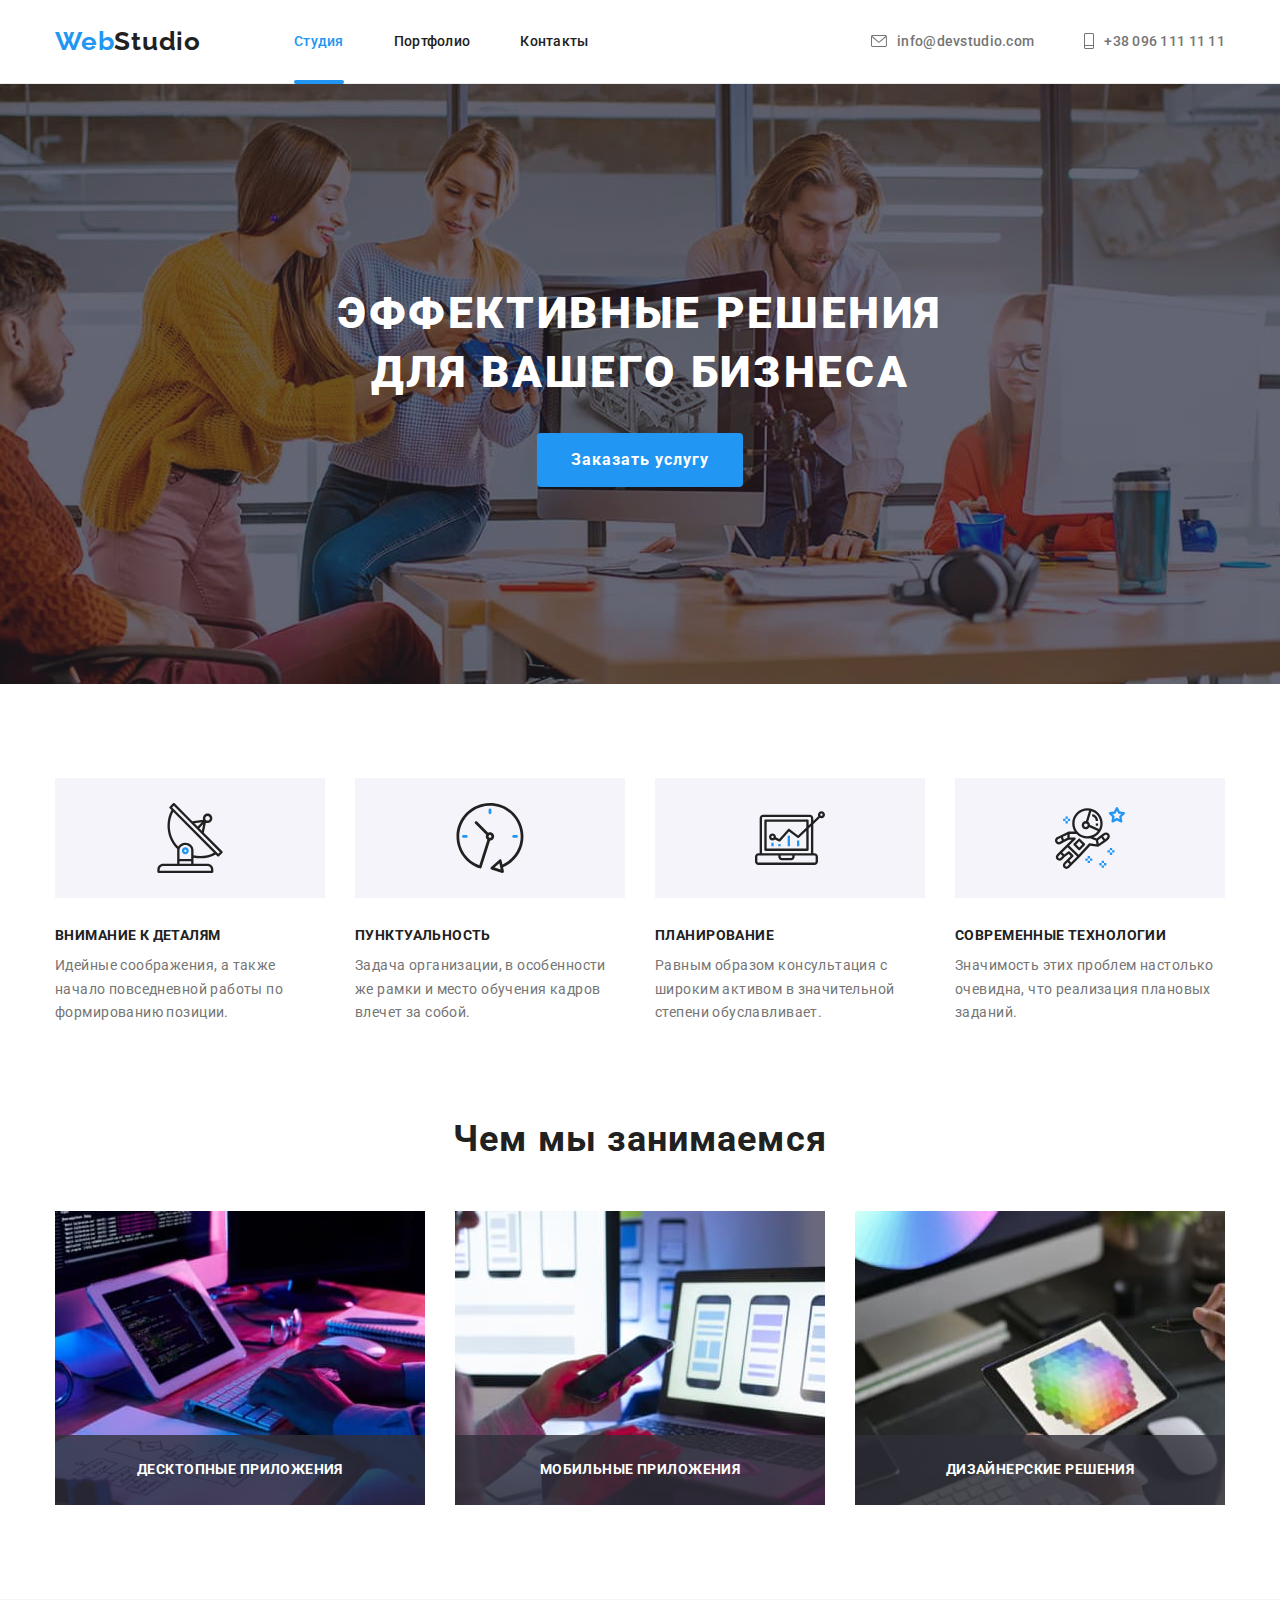
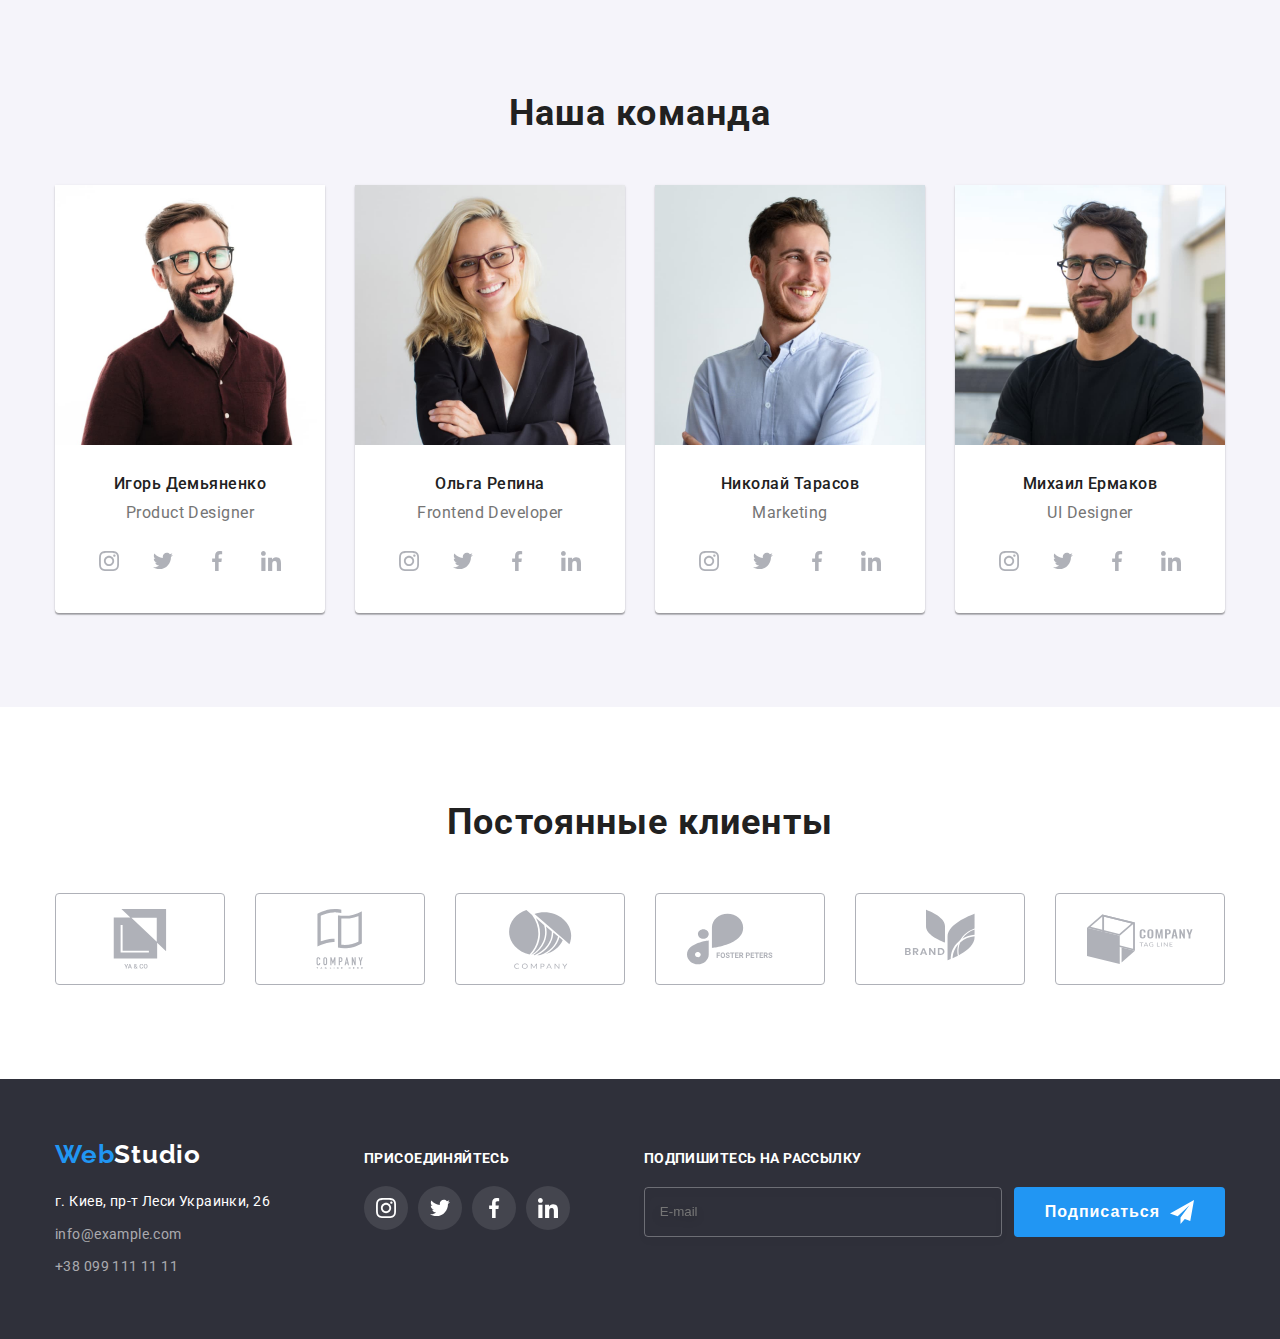
<file: index.html>
<!DOCTYPE html>
<html lang="ru">
  <head>
    <meta charset="UTF-8" />
    <meta
      http-equiv="X-UA-Compatible"
      content="IE=edge"
    />
    <meta
      name="viewport"
      content="width=device-width, initial-scale=1.0"
    />
    <title>WebStudio</title>
    <link
      rel="preconnect"
      href="https://fonts.googleapis.com"
    />
    <link
      rel="preconnect"
      href="https://fonts.gstatic.com"
      crossorigin
    />
    <link
      href="https://fonts.googleapis.com/css2?family=Raleway:wght@700&family=Roboto:wght@400;500;700;900&display=swap"
      rel="stylesheet"
    />
    <link
      rel="stylesheet"
      href="https://cdnjs.cloudflare.com/ajax/libs/modern-normalize/1.1.0/modern-normalize.min.css"
      integrity="sha512-wpPYUAdjBVSE4KJnH1VR1HeZfpl1ub8YT/NKx4PuQ5NmX2tKuGu6U/JRp5y+Y8XG2tV+wKQpNHVUX03MfMFn9Q=="
      crossorigin="anonymous"
      referrerpolicy="no-referrer"
    />
    <link
      rel="stylesheet"
      href="./css/styles.css"
    />
  </head>
  <body>
    <!--header-->
    <header class="page-header">
      <div class="header-container container">
        <a href="./index.html" class="logo link"
          ><span class="logo-web">Web</span
          ><span class="logo-studio"
            >Studio</span
          ></a
        >
        <nav>
          <ul class="header-nav">
            <li class="header-nav-item item">
              <a
                href="./index.html"
                class="header-link link current"
                >Студия</a
              >
            </li>
            <li class="header-nav-item item">
              <a
                href="./portfolio.html"
                class="header-link link"
                >Портфолио</a
              >
            </li>
            <li class="header-nav-item item">
              <a href="" class="header-link link"
                >Контакты</a
              >
            </li>
          </ul>
        </nav>
        <ul class="header-contact-us">
          <li class="header-contact-us-item item">
            <a
              href="mailto:info@devstudio.com"
              class="header-contact link"
              ><svg
                class="header-icon"
                width="16"
                height="12"
              >
                <use
                  href="./icons/symbol-defs.svg#icon-envelope"
                ></use>
              </svg>
              info@devstudio.com</a
            >
          </li>
          <li class="item">
            <a
              href="tel:+380961111111"
              class="header-contact link"
              ><svg
                class="header-icon"
                width="10"
                height="16"
              >
                <use
                  href="icons/symbol-defs.svg#icon-phone"
                ></use>
              </svg>
              +38 096 111 11 11</a
            >
          </li>
        </ul>
      </div>
    </header>
    <!--main-->
    <main>
      <!-- main section -->
      <section class="main-section overlay">
        <div class="container">
          <h1 class="main-section-title">
            Эффективные решения <br />
            для вашего бизнеса
          </h1>
          <button
            type="button"
            class="main-button" data-modal-open
          >
            Заказать услугу
          </button>
        </div>
      </section>

      <!--Our advantages-->
      <section class="section">
        <div class="container">
          <h2 class="visually-hidden">
            Наши преимущества
          </h2>
          <ul class="advantages-list">
            <li
              class="advantages-item icon-antenna"
            >
              <div class="advantages-bcg">
                <svg
                  class="advantages-icon"
                  width="70"
                  height="70"
                >
                  <use
                    href="icons/symbol-defs.svg#icon-antenna"
                  ></use>
                </svg>
              </div>
              <h3 class="advantages-title">
                Внимание к деталям
              </h3>
              <p class="advantages-text">
                Идейные соображения, а также
                начало повседневной работы по
                формированию позиции.
              </p>
            </li>
            <li
              class="advantages-item icon-clock"
            >
              <div class="advantages-bcg">
                <svg
                  class="advantages-icon"
                  width="70"
                  height="70"
                >
                  <use
                    href="icons/symbol-defs.svg#icon-clock"
                  ></use>
                </svg>
              </div>
              <h3 class="advantages-title">
                Пунктуальность
              </h3>
              <p class="advantages-text">
                Задача организации, в особенности
                же рамки и место обучения кадров
                влечет за собой.
              </p>
            </li>
            <li
              class="advantages-item icon-diagram"
            >
              <div class="advantages-bcg">
                <svg
                  class="advantages-icon"
                  width="70"
                  height="70"
                >
                  <use
                    href="icons/symbol-defs.svg#icon-diagram"
                  ></use>
                </svg>
              </div>
              <h3 class="advantages-title">
                Планирование
              </h3>
              <p class="advantages-text">
                Равным образом консультация с
                широким активом в значительной
                степени обуславливает.
              </p>
            </li>
            <li
              class="advantages-item icon-astronaut"
            >
              <div class="advantages-bcg">
                <svg
                  class="advantages-icon"
                  width="70"
                  height="70"
                >
                  <use
                    href="icons/symbol-defs.svg#icon-astronaut"
                  ></use>
                </svg>
              </div>
              <h3 class="advantages-title">
                Современные технологии
              </h3>
              <p class="advantages-text">
                Значимость этих проблем настолько
                очевидна, что реализация плановых
                заданий.
              </p>
            </li>
          </ul>
        </div>
      </section>

      <!-- our activities -->
      <section class="activity section">
        <div class="activity-container container">
          <h2 class="activity-title">
            Чем мы занимаемся
          </h2>
          <ul class="activity-list">
            <li class="activity-item item">
              <a href=""></a>
                <div class="activity-div">
                  <img
                    src="./img/box-1.jpg"
                    alt="верстаем сайт"
                    width="370"
                    height="294"
                  />
                  <p class="activity-text">
                    Десктопные приложения
                  </p>
                </div>
              </a>
            </li>
            <li class="activity-item item">
              <a href="">
                <div class="activity-div">
                  <img
                    src="./img/box-2.jpg"
                    alt="делаем мобильное приложение"
                    width="370"
                    height="294"
                  />
                  <p class="activity-text">
                    Мобильные приложения
                  </p>
                </div>
              </a>
            </li>
            <li class="activity-item item">
              <a href="">
                <div class="activity-div">
                  <img
                    src="./img/box-3.jpg"
                    alt="делаем дизайн"
                    width="370"
                    height="294"
                  />
                  <p class="activity-text">
                    Дизайнерские решения
                  </p>
                </div>
              </a>
            </li>
          </ul>
        </div>
      </section>

      <!-- our team -->

      <section class="team section">
        <div class="container">
          <h2 class="team-title">Наша команда</h2>
          <ul class="team-list">
            <li class="team-item item">
              <img
                src="./img/img.jpg"
                alt="Игорь Демьяненко"
                width="270"
              />
              <div class="team-text">
                <h3 class="team-name">
                  Игорь Демьяненко
                </h3>
                <p class="team-position">
                  Product Designer
                </p>
                <ul class="team-social-list list">
                  <li
                    class="team-social-item item"
                  >
                    <a
                      class="team-social-link link"
                      href=""
                      ><svg
                        class="team-social-icon"
                        width="20"
                        height="20"
                      >
                        <use
                          href="./icons/symbol-defs.svg#icon-instagram1"
                        ></use>
                      </svg>
                    </a>
                  </li>
                  <li
                    class="team-social-item item"
                  >
                    <a
                      class="team-social-link link"
                      href=""
                      ><svg
                        class="team-social-icon"
                        width="20"
                        height="20"
                      >
                        <use
                          href="./icons/symbol-defs.svg#icon-twitter"
                        ></use>
                      </svg>
                    </a>
                  </li>
                  <li
                    class="team-social-item item"
                  >
                    <a
                      class="team-social-link link"
                      href=""
                      ><svg
                        class="team-social-icon"
                        width="20"
                        height="20"
                      >
                        <use
                          href="./icons/symbol-defs.svg#icon-facebook"
                        ></use>
                      </svg>
                    </a>
                  </li>
                  <li
                    class="team-social-item item"
                  >
                    <a
                      class="team-social-link link"
                      href=""
                      ><svg
                        class="team-social-icon"
                        width="20"
                        height="20"
                      >
                        <use
                          href="./icons/symbol-defs.svg#icon-linkedin"
                        ></use>
                      </svg>
                    </a>
                  </li>
                </ul>
              </div>
            </li>
            <li class="team-item item">
              <img
                src="./img/img-2.jpg"
                alt="Ольга Репина"
                width="270"
              />
              <div class="team-text">
                <h3 class="team-name">
                  Ольга Репина
                </h3>
                <p class="team-position">
                  Frontend Developer
                </p>
                <ul class="team-social-list list">
                  <li
                    class="team-social-item item"
                  >
                    <a
                      class="team-social-link link"
                      href=""
                      ><svg
                        class="team-social-icon"
                        width="20"
                        height="20"
                      >
                        <use
                          href="./icons/symbol-defs.svg#icon-instagram1"
                        ></use>
                      </svg>
                    </a>
                  </li>
                  <li
                    class="team-social-item item"
                  >
                    <a
                      class="team-social-link link"
                      href=""
                      ><svg
                        class="team-social-icon"
                        width="20"
                        height="20"
                      >
                        <use
                          href="./icons/symbol-defs.svg#icon-twitter"
                        ></use>
                      </svg>
                    </a>
                  </li>
                  <li
                    class="team-social-item item"
                  >
                    <a
                      class="team-social-link link"
                      href=""
                      ><svg
                        class="team-social-icon"
                        width="20"
                        height="20"
                      >
                        <use
                          href="./icons/symbol-defs.svg#icon-facebook"
                        ></use>
                      </svg>
                    </a>
                  </li>
                  <li
                    class="team-social-item item"
                  >
                    <a
                      class="team-social-link link"
                      href=""
                      ><svg
                        class="team-social-icon"
                        width="20"
                        height="20"
                      >
                        <use
                          href="./icons/symbol-defs.svg#icon-linkedin"
                        ></use>
                      </svg>
                    </a>
                  </li>
                </ul>
              </div>
            </li>
            <li class="team-item item">
              <img
                src="./img/img-3.jpg"
                alt="Николай Тарасов"
                width="270"
              />
              <div class="team-text">
                <h3 class="team-name">
                  Николай Тарасов
                </h3>
                <p class="team-position">
                  Marketing
                </p>
                <ul class="team-social-list list">
                  <li
                    class="team-social-item item"
                  >
                    <a
                      class="team-social-link link"
                      href=""
                      ><svg
                        class="team-social-icon"
                        width="20"
                        height="20"
                      >
                        <use
                          href="./icons/symbol-defs.svg#icon-instagram1"
                        ></use>
                      </svg>
                    </a>
                  </li>
                  <li
                    class="team-social-item item"
                  >
                    <a
                      class="team-social-link link"
                      href=""
                      ><svg
                        class="team-social-icon"
                        width="20"
                        height="20"
                      >
                        <use
                          href="./icons/symbol-defs.svg#icon-twitter"
                        ></use>
                      </svg>
                    </a>
                  </li>
                  <li
                    class="team-social-item item"
                  >
                    <a
                      class="team-social-link link"
                      href=""
                      ><svg
                        class="team-social-icon"
                        width="20"
                        height="20"
                      >
                        <use
                          href="./icons/symbol-defs.svg#icon-facebook"
                        ></use>
                      </svg>
                    </a>
                  </li>
                  <li
                    class="team-social-item item"
                  >
                    <a
                      class="team-social-link link"
                      href=""
                      ><svg
                        class="team-social-icon"
                        width="20"
                        height="20"
                      >
                        <use
                          href="./icons/symbol-defs.svg#icon-linkedin"
                        ></use>
                      </svg>
                    </a>
                  </li>
                </ul>
              </div>
            </li>
            <li class="team-item item">
              <img
                src="./img/img-4.jpg"
                alt="Михаил Ермаков"
                width="270"
              />
              <div class="team-text">
                <h3 class="team-name">
                  Михаил Ермаков
                </h3>
                <p class="team-position">
                  UI Designer
                </p>
                <ul class="team-social-list list">
                  <li
                    class="team-social-item item"
                  >
                    <a
                      class="team-social-link link"
                      href=""
                      ><svg
                        class="team-social-icon"
                        width="20"
                        height="20"
                      >
                        <use
                          href="./icons/symbol-defs.svg#icon-instagram1"
                        ></use>
                      </svg>
                    </a>
                  </li>
                  <li
                    class="team-social-item item"
                  >
                    <a
                      class="team-social-link link"
                      href=""
                      ><svg
                        class="team-social-icon"
                        width="20"
                        height="20"
                      >
                        <use
                          href="./icons/symbol-defs.svg#icon-twitter"
                        ></use>
                      </svg>
                    </a>
                  </li>
                  <li
                    class="team-social-item item"
                  >
                    <a
                      class="team-social-link link"
                      href=""
                      ><svg
                        class="team-social-icon"
                        width="20"
                        height="20"
                      >
                        <use
                          href="./icons/symbol-defs.svg#icon-facebook"
                        ></use>
                      </svg>
                    </a>
                  </li>
                  <li
                    class="team-social-item item"
                  >
                    <a
                      class="team-social-link link"
                      href=""
                      ><svg
                        class="team-social-icon"
                        width="20"
                        height="20"
                      >
                        <use
                          href="./icons/symbol-defs.svg#icon-linkedin"
                        ></use>
                      </svg>
                    </a>
                  </li>
                </ul>
              </div>
            </li>
          </ul>
        </div>
      </section>
      <section class="section">
        <div class="container">
          <h2 class="clients-title">
            Постоянные клиенты
          </h2>
          <ul class="clients-list">
            <li class="clients-item item">
              <a class="clients-link" href="">
                <svg
                  class="clients-icon"
                  width="106"
                  height="60"
                >
                  <use
                    href="icons/symbol-defs.svg#icon-group"
                  ></use>
                </svg>
              </a>
            </li>
            <li class="clients-item item">
              <a class="clients-link" href="">
                <svg
                  class="clients-icon"
                  width="106"
                  height="60"
                >
                  <use
                    href="icons/symbol-defs.svg#icon-group-2"
                  ></use>
                </svg>
              </a>
            </li>
            <li class="clients-item item">
              <a class="clients-link" href="">
                <svg
                  class="clients-icon"
                  width="106"
                  height="60"
                >
                  <use
                    href="icons/symbol-defs.svg#icon-group-3"
                  ></use>
                </svg>
              </a>
            </li>
            <li class="clients-item item">
              <a class="clients-link" href="">
                <svg
                  class="clients-icon"
                  width="106"
                  height="60"
                >
                  <use
                    href="icons/symbol-defs.svg#icon-group-4"
                  ></use>
                </svg>
              </a>
            </li>
            <li class="clients-item item">
              <a class="clients-link" href="">
                <svg
                  class="clients-icon"
                  width="106"
                  height="60"
                >
                  <use
                    href="icons/symbol-defs.svg#icon-group-5"
                  ></use>
                </svg>
              </a>
            </li>
            <li class="clients-item item">
              <a class="clients-link" href="">
                <svg
                  class="clients-icon"
                  width="106"
                  height="60"
                >
                  <use
                    href="icons/symbol-defs.svg#icon-group-6"
                  ></use>
                </svg>
              </a>
            </li>
          </ul>
        </div>
      </section>
    </main>
    <!--footer-->
    <footer class="footer">
      <div class="footer-container container">
        <div>
          <a
            href="./index.html"
            class="footer-logo logo link"
            ><span class="logo-web">Web</span
            ><span class="logo-studio-white"
              >Studio</span
            ></a
          >
          <address class="address">
            <ul class="footer-list">
              <li class="footer-item item">
                <a
                  class="footer-address link"
                  href="https://goo.gl/maps/dWY4cg4Rnmq4vtrc8"
                  target="_blank"
                  >г. Киев, пр-т Леси Украинки,
                  26</a
                >
              </li>
              <li class="footer-item item">
                <a
                  class="footer-email link"
                  href="mailto:info@example.com"
                  >info@example.com</a
                >
              </li>
              <li class="footer-item item">
                <a
                  class="footer-phone link"
                  href="tel:+380991111111"
                  >+38 099 111 11 11</a
                >
              </li>
            </ul>
          </address>
        </div>
        <div class="footer-social">
          <h3 class="follow-us">
            присоединяйтесь
          </h3>
          <ul class="footer-social-list">
            <li class="footer-social-item">
              <a class="social-link" href="">
                <svg
                  class="footer-icon"
                  width="20"
                  height="20"
                >
                  <use
                    href="./icons/symbol-defs.svg#icon-instagram3"
                  ></use>
                </svg>
              </a>
            </li>
            <li class="footer-social-item">
              <a class="social-link" href="">
                <svg
                  class="footer-icon"
                  width="20"
                  height="20"
                >
                  <use
                    href="./icons/symbol-defs.svg#icon-twitter"
                  ></use>
                </svg>
              </a>
            </li>
            <li class="footer-social-item">
              <a class="social-link" href="">
                <svg
                  class="footer-icon"
                  width="20"
                  height="20"
                >
                  <use
                    href="./icons/symbol-defs.svg#icon-facebook"
                  ></use>
                </svg>
              </a>
            </li>
            <li class="footer-social-item">
              <a class="social-link" href="">
                <svg
                  class="footer-icon"
                  width="20"
                  height="20"
                >
                  <use
                    href="./icons/symbol-defs.svg#icon-linkedin"
                  ></use>
                </svg>
              </a>
            </li>
          </ul>
        </div>
        <div class="footer-input">
          <form class="footer-form">
            <p class="footer-sub">
              Подпишитесь на рассылку
            </p>
            <div class="footer-input-position">
              <input
                type="email"
                name="enail"
                placeholder="E-mail"
                class="footer-email-input"
              />
              <button
                type="submit"
                class="footer-btn"
              >
                Подписаться
                <svg
                  width="24"
                  height="24"
                  class="footer-btn-icon"
                >
                  <use
                    href="./icons/symbol-defs.svg#icon-send1"
                  ></use>
                </svg>
              </button>
            </div>
          </form>
        </div>
      </div>
    </footer>

    <div class="backdrop is-hidden" data-modal>
      <div class="modal">
<button type="button" class="popup-btn" data-modal-close> 
<svg class="popup-icon" width="18" height="18"> <use href="./icons/symbol-defs.svg#icon-close"></use> </svg>  
</button>
<p class="modal-title">Оставьте свои данные, мы вам перезвоним</p>

<form class="modal-form">
  <div class="form-input">
<label for="name" class="form-label">Имя</label>
  <input type="text" name="name" class="modal-input" id="name" required>
  <svg class="input-icon" width="13" height="13"> <use href="./icons/symbol-defs.svg#icon-Name"></use> </svg> 
  </div>
  <div class="form-input">
 <label for="phone-number" class="form-label">Телефон</label>  
  <input type="tel" name="phone-number" class="modal-input" id="phone-number" required>
  <svg class="input-icon" width="13" height="13"> <use href="./icons/symbol-defs.svg#icon-Tel"></use> </svg>  
</div>
  <div class="form-input">
<label for="email" class="form-label">Почта</label>
   <input type="email" name="email" class="modal-input" id="email" required>
   <svg class="input-icon" width="13" height="13"> <use href="./icons/symbol-defs.svg#icon-Email"></use> </svg>
  </div>
  <div class="form-input">
<label for="textarea" class="form-label">Комментарий</label>
<textarea name="comment" id="textarea" class="comment" placeholder="Введите текст"></textarea>
</div>
<div class="form-privacy">
  <input type="checkbox" class="modal-check visually-hidden" name="privacy-check" id="modal-check" >
  <label for="modal-check" class="modal-check-text">Соглашаюсь с рассылкой и принимаю <a class="privacy-link link" href="">Условия договора</a> </label>
</div>
  
  <button type="submit" class="submit-btn"> Отправить</button>
</form>
      </div>
      <script src="./js/modal.js"></script>
  </body>
</html>
</file>
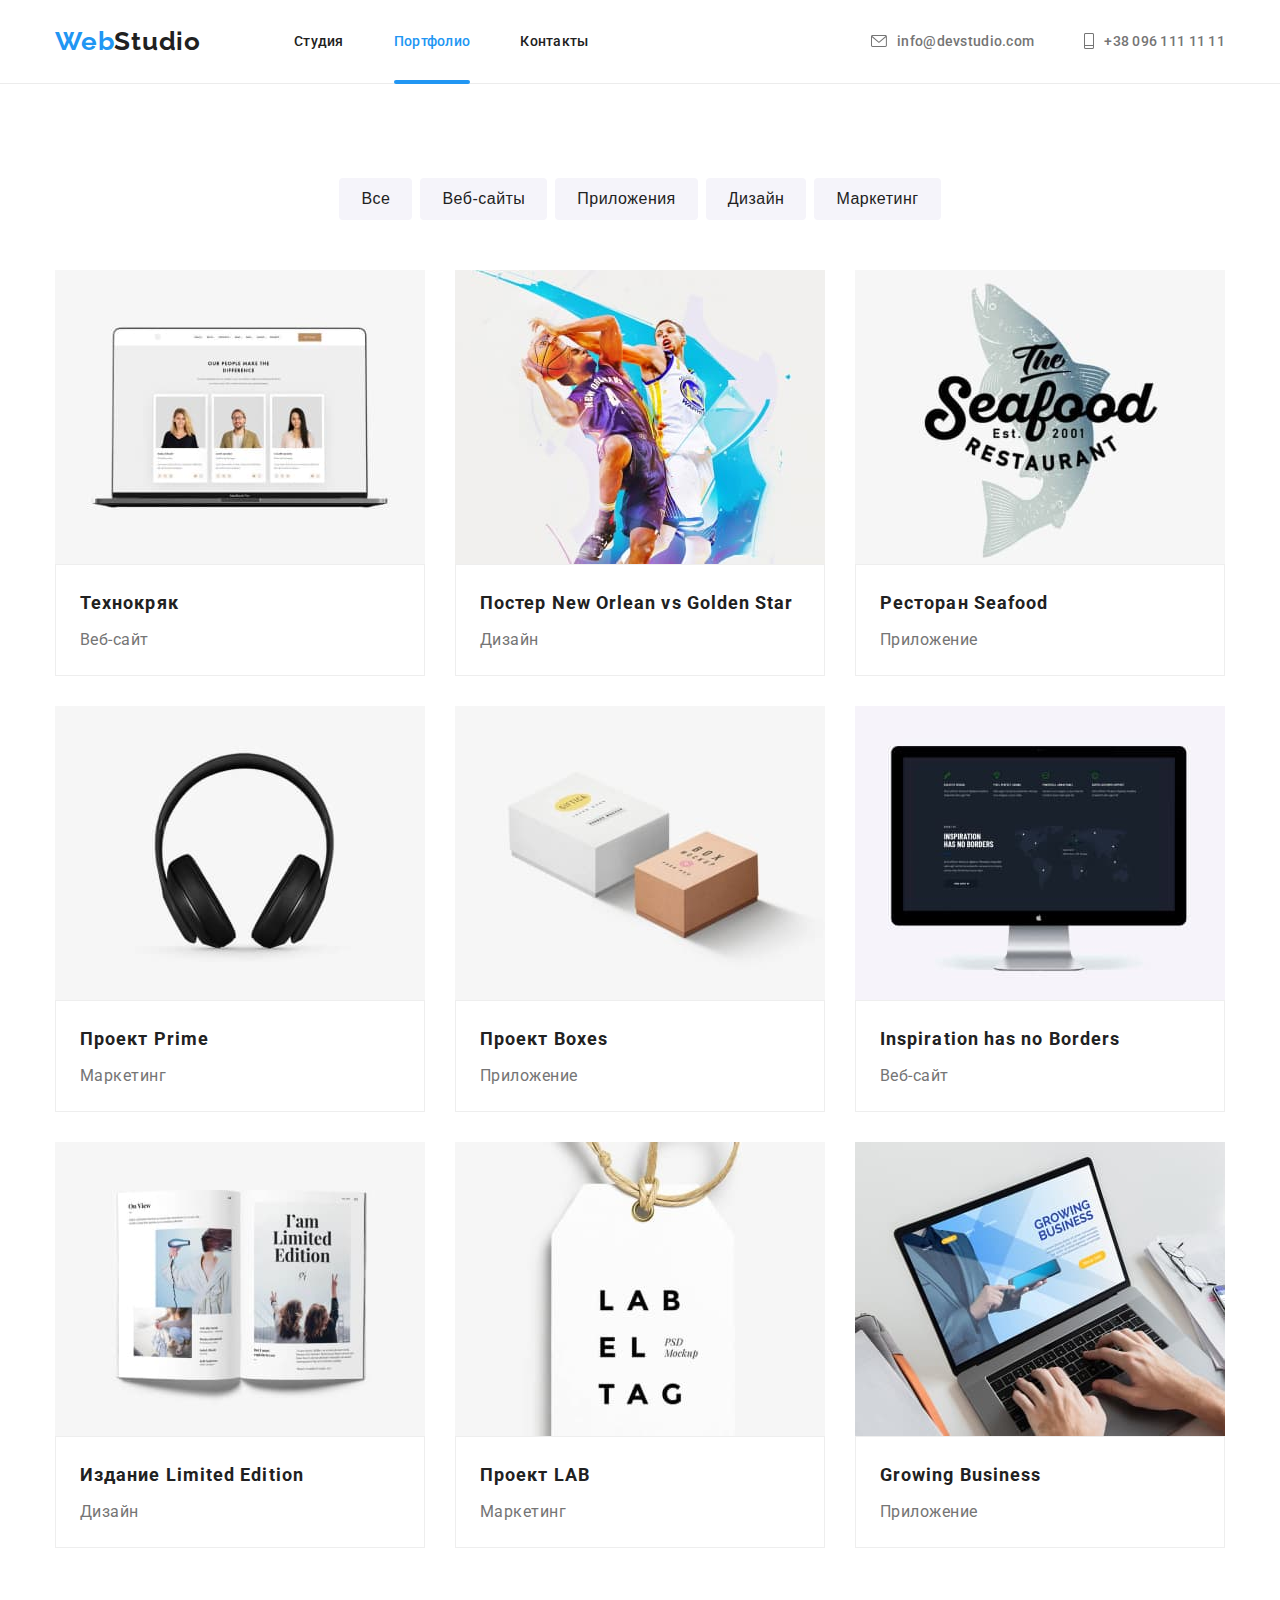
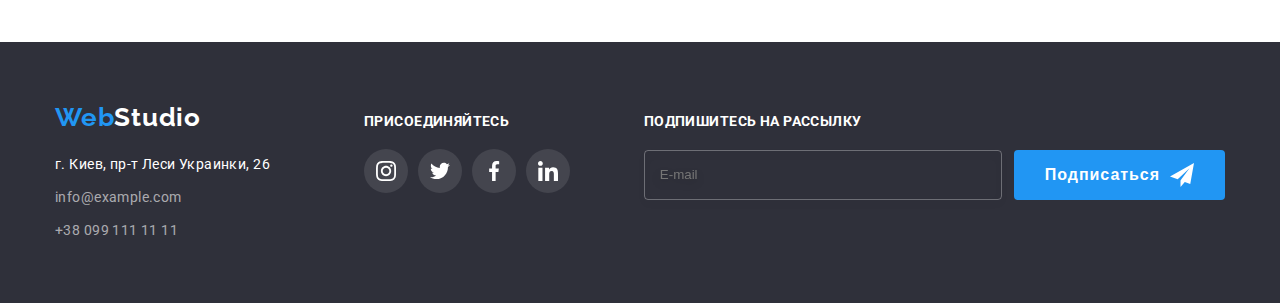
<file: portfolio.html>
<!DOCTYPE html>
<html lang="ru">
  <head>
    <meta charset="UTF-8" />
    <meta
      http-equiv="X-UA-Compatible"
      content="IE=edge"
    />
    <meta
      name="viewport"
      content="width=device-width, initial-scale=1.0"
    />
    <title>Portfolio</title>
    <link
      rel="preconnect"
      href="https://fonts.googleapis.com"
    />
    <link
      rel="preconnect"
      href="https://fonts.gstatic.com"
      crossorigin
    />
    <link
      href="https://fonts.googleapis.com/css2?family=Raleway:wght@700&family=Roboto:wght@400;500;700;900&display=swap"
      rel="stylesheet"
    />
    <link
      rel="stylesheet"
      href="https://cdnjs.cloudflare.com/ajax/libs/modern-normalize/1.1.0/modern-normalize.min.css"
      integrity="sha512-wpPYUAdjBVSE4KJnH1VR1HeZfpl1ub8YT/NKx4PuQ5NmX2tKuGu6U/JRp5y+Y8XG2tV+wKQpNHVUX03MfMFn9Q=="
      crossorigin="anonymous"
      referrerpolicy="no-referrer"
    />
    <link
      rel="stylesheet"
      href="./css/styles.css"
    />
  </head>
  <body>
    <!--header-->
    <header class="page-header">
      <div class="header-container container">
        <a href="./index.html" class="logo link"
          ><span class="logo-web">Web</span
          ><span class="logo-studio"
            >Studio</span
          ></a
        >
        <nav>
          <ul class="header-nav">
            <li class="header-nav-item item">
              <a
                href="./index.html"
                class="header-link link"
                >Студия</a
              >
            </li>
            <li class="header-nav-item item">
              <a
                href="./portfolio.html"
                class="header-link link current"
                >Портфолио</a
              >
            </li>
            <li class="header-nav-item item">
              <a href="" class="header-link link"
                >Контакты</a
              >
            </li>
          </ul>
        </nav>
        <ul class="header-contact-us">
          <li class="header-contact-us-item item">
            <a
              href="mailto:info@devstudio.com"
              class="header-contact link"
              ><svg
                class="header-icon"
                width="16"
                height="12"
              >
                <use
                  href="./icons/symbol-defs.svg#icon-envelope"
                ></use>
              </svg>
              info@devstudio.com</a
            >
          </li>
          <li class="item">
            <a
              href="tel:+380961111111"
              class="header-contact link"
              ><svg
                class="header-icon"
                width="10"
                height="16"
              >
                <use
                  href="icons/symbol-defs.svg#icon-phone"
                ></use>
              </svg>
              +38 096 111 11 11</a
            >
          </li>
        </ul>
      </div>
    </header>
    <!--main-->
    <main>
      <section class="section">
        <div class="main-container container">
          <h1 class="visually-hidden">фильтр</h1>
          <ul class="main-list list">
            <li class="main-item">
              <button
                type="button"
                class="main-btn"
              >
                Все
              </button>
            </li>
            <li class="main-item">
              <button
                type="button"
                class="main-btn"
              >
                Веб-сайты
              </button>
            </li>
            <li class="main-item">
              <button
                type="button"
                class="main-btn"
              >
                Приложения
              </button>
            </li>
            <li class="main-item">
              <button
                type="button"
                class="main-btn"
              >
                Дизайн
              </button>
            </li>
            <li class="main-item">
              <button
                type="button"
                class="main-btn"
              >
                Маркетинг
              </button>
            </li>
          </ul>
          <ul class="project-list">
            <li class="project-item item">
              <a
                href=""
                class="project-link link"
              >
                <div class="project-hover">
                  <img
                    src="./img2/img.jpg"
                    alt="ноутбук"
                    width="370"
                  />
                  <p class="hover-text">
                    Ресурс предлагает комплексные
                    предложения с разным уровнем
                    функционала и сервисов. Все
                    это позволит посетителю
                    получить исчерпывающие
                    сведения о компании или
                    частном лице.
                  </p>
                </div>
                <div class="project-border">
                  <h2 class="project-title">
                    Технокряк
                  </h2>
                  <p class="project-text">
                    Веб-сайт
                  </p>
                </div>
              </a>
            </li>
            <li class="project-item item">
              <a
                href=""
                class="project-link link"
              >
                <div class="project-hover">
                  <img
                    src="./img2/img-2.jpg"
                    alt="два баскетболиста"
                    width="370"
                  />
                  <p class="hover-text">
                    Ресурс предлагает комплексные
                    предложения с разным уровнем
                    функционала и сервисов. Все
                    это позволит посетителю
                    получить исчерпывающие
                    сведения о компании или
                    частном лице.
                  </p>
                </div>
                <div class="project-border">
                  <h2 class="project-title">
                    Постер New Orlean vs Golden
                    Star
                  </h2>
                  <p class="project-text">
                    Дизайн
                  </p>
                </div>
              </a>
            </li>
            <li class="project-item item">
              <a
                href=""
                class="project-link link"
              >
                <div class="project-hover">
                  <img
                    src="./img2/img-3.jpg"
                    alt="лого ресторана"
                    width="370"
                  />
                  <p class="hover-text">
                    Ресурс предлагает комплексные
                    предложения с разным уровнем
                    функционала и сервисов. Все
                    это позволит посетителю
                    получить исчерпывающие
                    сведения о компании или
                    частном лице.
                  </p>
                </div>
                <div class="project-border">
                  <h2 class="project-title">
                    Ресторан Seafood
                  </h2>
                  <p class="project-text">
                    Приложение
                  </p>
                </div>
              </a>
            </li>
            <li class="project-item item">
              <a
                href=""
                class="project-link link"
              >
                <div class="project-hover">
                  <img
                    src="./img2/img-4.jpg"
                    alt="наушники"
                    width="370"
                  />
                  <p class="hover-text">
                    Ресурс предлагает комплексные
                    предложения с разным уровнем
                    функционала и сервисов. Все
                    это позволит посетителю
                    получить исчерпывающие
                    сведения о компании или
                    частном лице.
                  </p>
                </div>
                <div class="project-border">
                  <h2 class="project-title">
                    Проект Prime
                  </h2>
                  <p class="project-text">
                    Маркетинг
                  </p>
                </div>
              </a>
            </li>
            <li class="project-item item">
              <a
                href=""
                class="project-link link"
              >
                <div class="project-hover">
                  <img
                    src="./img2/img-5.jpg"
                    alt="две коробки"
                    width="370"
                  />
                  <p class="hover-text">
                    Ресурс предлагает комплексные
                    предложения с разным уровнем
                    функционала и сервисов. Все
                    это позволит посетителю
                    получить исчерпывающие
                    сведения о компании или
                    частном лице.
                  </p>
                </div>
                <div class="project-border">
                  <h2 class="project-title">
                    Проект Boxes
                  </h2>
                  <p class="project-text">
                    Приложение
                  </p>
                </div>
              </a>
            </li>
            <li class="project-item item">
              <a
                href=""
                class="project-link link"
              >
                <div class="project-hover">
                  <img
                    src="./img2/img-6.jpg"
                    alt="моноблок"
                    width="370"
                  />
                  <p class="hover-text">
                    Ресурс предлагает комплексные
                    предложения с разным уровнем
                    функционала и сервисов. Все
                    это позволит посетителю
                    получить исчерпывающие
                    сведения о компании или
                    частном лице.
                  </p>
                </div>
                <div class="project-border">
                  <h2 class="project-title">
                    Inspiration has no Borders
                  </h2>
                  <p class="project-text">
                    Веб-сайт
                  </p>
                </div>
              </a>
            </li>
            <li class="project-item item">
              <a
                href=""
                class="project-link link"
              >
                <div class="project-hover">
                  <img
                    src="./img2/img-7.jpg"
                    alt="книга"
                    width="370"
                  />
                  <p class="hover-text">
                    Ресурс предлагает комплексные
                    предложения с разным уровнем
                    функционала и сервисов. Все
                    это позволит посетителю
                    получить исчерпывающие
                    сведения о компании или
                    частном лице.
                  </p>
                </div>
                <div class="project-border">
                  <h2 class="project-title">
                    Издание Limited Edition
                  </h2>
                  <p class="project-text">
                    Дизайн
                  </p>
                </div>
              </a>
            </li>
            <li class="project-item item">
              <a
                href=""
                class="project-link link"
              >
                <div class="project-hover">
                  <img
                    src="./img2/img-8.jpg"
                    alt="бирка"
                    width="370"
                  />
                  <p class="hover-text">
                    Ресурс предлагает комплексные
                    предложения с разным уровнем
                    функционала и сервисов. Все
                    это позволит посетителю
                    получить исчерпывающие
                    сведения о компании или
                    частном лице.
                  </p>
                </div>
                <div class="project-border">
                  <h2 class="project-title">
                    Проект LAB
                  </h2>
                  <p class="project-text">
                    Маркетинг
                  </p>
                </div>
              </a>
            </li>
            <li class="project-item item">
              <a
                href=""
                class="project-link link"
              >
                <div class="project-hover">
                  <img
                    src="./img2/img-9.jpg"
                    alt="руки печатают на клавиатуре"
                    width="370"
                  />
                  <p class="hover-text">
                    Ресурс предлагает комплексные
                    предложения с разным уровнем
                    функционала и сервисов. Все
                    это позволит посетителю
                    получить исчерпывающие
                    сведения о компании или
                    частном лице.
                  </p>
                </div>
                <div class="project-border">
                  <h2 class="project-title">
                    Growing Business
                  </h2>
                  <p class="project-text">
                    Приложение
                  </p>
                </div>
              </a>
            </li>
          </ul>
        </div>
      </section>
    </main>
    <!--footer-->
    <footer class="footer">
      <div class="footer-container container">
        <div>
          <a
            href="./index.html"
            class="footer-logo logo link"
            ><span class="logo-web">Web</span
            ><span class="logo-studio-white"
              >Studio</span
            ></a
          >
          <address class="address">
            <ul class="footer-list">
              <li class="footer-item item">
                <a
                  class="footer-address link"
                  href="https://goo.gl/maps/dWY4cg4Rnmq4vtrc8"
                  target="_blank"
                  >г. Киев, пр-т Леси Украинки,
                  26</a
                >
              </li>
              <li class="footer-item item">
                <a
                  class="footer-email link"
                  href="mailto:info@example.com"
                  >info@example.com</a
                >
              </li>
              <li class="footer-item item">
                <a
                  class="footer-phone link"
                  href="tel:+380991111111"
                  >+38 099 111 11 11</a
                >
              </li>
            </ul>
          </address>
        </div>
        <div class="footer-social">
          <h3 class="follow-us">
            присоединяйтесь
          </h3>
          <ul class="footer-social-list">
            <li class="footer-social-item">
              <a class="social-link" href="">
                <svg
                  class="footer-icon"
                  width="20"
                  height="20"
                >
                  <use
                    href="./icons/symbol-defs.svg#icon-instagram3"
                  ></use>
                </svg>
              </a>
            </li>
            <li class="footer-social-item">
              <a class="social-link" href="">
                <svg
                  class="footer-icon"
                  width="20"
                  height="20"
                >
                  <use
                    href="./icons/symbol-defs.svg#icon-twitter"
                  ></use>
                </svg>
              </a>
            </li>
            <li class="footer-social-item">
              <a class="social-link" href="">
                <svg
                  class="footer-icon"
                  width="20"
                  height="20"
                >
                  <use
                    href="./icons/symbol-defs.svg#icon-facebook"
                  ></use>
                </svg>
              </a>
            </li>
            <li class="footer-social-item">
              <a class="social-link" href="">
                <svg
                  class="footer-icon"
                  width="20"
                  height="20"
                >
                  <use
                    href="./icons/symbol-defs.svg#icon-linkedin"
                  ></use>
                </svg>
              </a>
            </li>
          </ul>
        </div>
        <div class="footer-input">
          <form class="footer-form">
            <p class="footer-sub">
              Подпишитесь на рассылку
            </p>
            <div class="footer-input-position">
              <input
                type="email"
                name="enail"
                placeholder="E-mail"
                class="footer-email-input"
              />
              <button
                type="submit"
                class="footer-btn"
              >
                Подписаться
                <svg
                  width="24"
                  height="24"
                  class="footer-btn-icon"
                >
                  <use
                    href="./icons/symbol-defs.svg#icon-send1"
                  ></use>
                </svg>
              </button>
            </div>
          </form>
        </div>
      </div>
    </footer>
  </body>
</html>
</file>
<file: css/styles.css>
* {
  box-sizing: border-box;
}

:root {
  --primary-text-color: #757575;
  --title-text-color: #212121;
  --accent-color: #2196f3;
  --white-color: #ffffff;
}

body {
  font-family: "Roboto", sans-serif;
  color: var(--primary-text-color);
  margin: 0;
}

p,
h1,
h2,
h3,
h4,
h5,
h6 {
  margin: 0;
  padding: 0;
}

ul,
ol {
  margin: 0;
  padding: 0;
  list-style: none;
}

img {
  display: block;
  min-width: 100%;
  height: auto;
}

.container {
  width: 1200px;
  padding-left: 15px;
  padding-right: 15px;
  margin: 0 auto;
}

.link,
.list,
.header-link,
.item {
  list-style: none;
  text-decoration: none;
  color: inherit;
  padding: 0;
  margin: 0;
}

.visually-hidden {
  position: absolute;
  white-space: nowrap;
  width: 1px;
  height: 1px;
  overflow: hidden;
  border: 0;
  padding: 0;
  clip: rect(0 0 0 0);
  clip-path: inset(50%);
  margin: -1px;
}

.img {
  display: block;
  max-width: 100%;
  height: auto;
}

/* -------------------header--------------------- */

.page-header {
  border-bottom: 1px solid #ececec;
}

.logo {
  font-family: "Raleway";
  font-style: normal;
  font-weight: 700;
  font-size: 26px;
  line-height: 1.19;
  letter-spacing: 0.03em;
  margin-right: 93px;
}

.logo-web {
  color: var(--accent-color);
}

.logo-studio {
  color: var(--title-text-color);
}

.logo-studio-white {
  color: var(--white-color);
}

.header-nav {
  display: flex;

  font-weight: 500;
  font-size: 14px;
  line-height: 1.33;
  letter-spacing: 0.02em;
  color: var(--title-text-color);
}

.header-link {
  display: block;
  padding-top: 32px;
  padding-bottom: 32px;
  position: relative;

  transition-property: color;
  transition-duration: 250ms;
  transition-timing-function: cubic-bezier(0.4, 0, 0.2, 1);
}

.header-nav .item:not(:last-child) {
  margin-right: 50px;
}

.header-contact-us {
  display: flex;
  margin-left: auto;
  align-items: center;

  font-weight: 500;
  font-size: 14px;
  line-height: 1.33;
  letter-spacing: 0.02em;
  fill: var(--primary-text-color);
}

.header-nav .header-link:hover,
.header-nav .header-link:focus {
  color: var(--accent-color);
}

.header-contact-us .header-contact:hover,
.header-contact-us .header-contact:focus {
  color: var(--accent-color);
}

.header-contact-us .item+.item {
  margin-left: 50px;
}

.header-contact {
  padding-top: 32px;
  padding-bottom: 32px;
  display: flex;
  color: var(--primary-text-color);
  align-items: center;

  transition-property: color;
  transition-duration: 250ms;
  transition-timing-function: cubic-bezier(0.4, 0, 0.2, 1);
}

.current {
  color: var(--accent-color);
}

.current::after {
  display: block;
  content: "";
  position: absolute;
  bottom: -1px;
  left: 0;
  width: 100%;
  height: 4px;
  border-radius: 2px;
  background-color: var(--accent-color);
}

.header-container {
  display: flex;
  align-items: center;
}

.header-container {
  border-bottom: 1px solid color #ECECEC;
}

.header-icon {
  margin-right: 10px;
  fill: currentColor;
}


/*-------------main-----------------------------*/
.overlay {
  max-width: 1600px;
  height: 600px;
  margin-left: auto;
  margin-right: auto;
  background-image: linear-gradient(to right,
      rgba(47, 48, 58, 0.4),
      rgba(47, 48, 58, 0.4)),
    url(../img4/Img.jpg);
  background-repeat: no-repeat;
  background-position: center;
  background-size: cover;
  background-color: #c4c4c4;
}

.main-section {
  padding-top: 200px;
  padding-bottom: 200px;

  color: var(--white-color);
  background-color: #2f303a;
  text-align: center;
  /* outline: 2px solid red; */
}

.main-section-title {
  margin-bottom: 30px;

  font-weight: 900;
  font-size: 44px;
  line-height: 1.36;
  text-align: center;
  letter-spacing: 0.06em;
  text-transform: uppercase;
  color: var(--white-color);
}

.main-button {
  font-family: inherit;
  font-weight: 700;
  font-size: 16px;
  line-height: 1.87;
  display: flex;
  align-items: center;
  text-align: center;
  letter-spacing: 0.06em;
  color: var(--white-color);
  background-color: var(--accent-color);
  cursor: pointer;
  min-width: 200px;
  text-align: center;
  display: inline-block;
  border-color: transparent;
  border-radius: 4px;
  padding: 10px 32px 10px 32px;

  transition: box-shadow;
  transition-duration: 2500ms;
  transition-timing-function: cubic-bezier(0.4, 0, 0.2, 1);
}

.main-button:hover,
.main-button:focus {
  box-shadow: 0px 4px 4px rgba(0, 0, 0, 0.15);
}


/* -------------Our advantages---------------- */
.section {
  padding-top: 94px;
  padding-bottom: 94px;
}

.advantages-title {
  margin-bottom: 10px;

  font-weight: 700;
  font-size: 14px;
  line-height: 1.14;
  letter-spacing: 0.03em;
  text-transform: uppercase;
  color: var(--title-text-color);
}

.advantages-text {
  width: 270px;
  font-size: 14px;
  line-height: 1.71;
  letter-spacing: 0.03em;
  color: var(--primary-text-color);
}


.advantages-list {
  display: flex;
}

.advantages-item+.advantages-item {
  margin-left: 30px;
}

.advantages-bcg {
  margin-bottom: 30px;
  display: flex;
  align-items: center;
  justify-content: center;
  background-color: #f5f4fa;
  width: 270px;
  height: 120px;
}

/* .advantages-item::before {
  margin-bottom: 30px;
  display: block;
  content: "";
  height: 120px;
  background-color: #f5f4fa;
  block-size: contain;
  background-repeat: no-repeat;
  background-position: center;
} */
/* .icon-antenna::before {
  background-image: url(../img4/antenna.svg);
}
.icon-clock::before {
  background-image: url(../img4/clock.svg);
}
.icon-diagram::before {
  background-image: url(../img4/diagram.svg);
}
.icon-astronaut::before {
  background-image: url(../img4/astronaut1.svg);
} */
/* ---------------Our Activities--------------- */
.activity {
  padding-top: 0;
  text-align: center;
}

.activity-title {
  margin-bottom: 50px;

  font-style: normal;
  font-weight: 700;
  font-size: 36px;
  line-height: 1.16;
  text-align: center;
  letter-spacing: 0.03em;
  color: var(--title-text-color);
}


.activity-list {
  display: flex;
}

.activity-list .item+.item {
  margin-left: 30px;
}

.activity-div {
  position: relative;
}

.activity-text {
  position: absolute;
  bottom: 0;
  display: flex;
  align-items: center;
  justify-content: center;
  background: rgba(47, 48, 58, 0.8);
  width: 370px;
  height: 70px;
  font-weight: 700;
  font-size: 14px;
  line-height: 1.14;
  letter-spacing: 0.03em;
  text-transform: uppercase;
  color: var(--white-color);
}

/* ---------------Our Team--------------------- */
.team {
  background: #f5f4fa;
  /* outline: 2px solid burlywood; */
}

.team-text {
  padding-top: 30px;
  padding-bottom: 30px;
}

.team-title {
  margin-bottom: 50px;

  font-style: normal;
  font-weight: 700;
  font-size: 36px;
  line-height: 1.16;
  text-align: center;
  letter-spacing: 0.03em;
  color: var(--title-text-color);
}

.team-name {
  margin-bottom: 10px;

  font-weight: 500;
  font-size: 16px;
  line-height: 1.18;
  text-align: center;
  letter-spacing: 0.03em;
  color: var(--title-text-color);
}

.team-position {
  font-size: 16px;
  line-height: 1.18;
  text-align: center;
  letter-spacing: 0.03em;
  color: var(--primary-text-color);
}

.team-list {
  display: flex;
}

.team-list .item+.item {
  margin-left: 30px;
}

.team-item {
  background-color: var(--white-color);
  box-shadow: 0px 1px 3px rgba(0, 0, 0, 0.12),
    0px 1px 1px rgba(0, 0, 0, 0.14),
    0px 2px 1px rgba(0, 0, 0, 0.2);
  border-radius: 0px 0px 4px 4px;
}

.team-social-list {
  display: flex;
  justify-content: center;
  margin-top: 16px;
}

.team-social-link {
  width: 44px;
  height: 44px;
  border-radius: 50%;
  display: flex;
  align-items: center;
  justify-content: center;
  fill: #afb1b8;
  transition-property: background-color, fill;
  transition-duration: 250ms;
  transition-timing-function: cubic-bezier(0.4, 0, 0.2, 1);
}

.team-social-list .team-social-item+.team-social-item {
  margin-left: 10px;
}

.team-social-link:hover {
  background-color: var(--accent-color);
  fill: var(--white-color);
}

.team-social-link:focus {
  background-color: var(--accent-color);
  fill: var(--white-color);
}

/* --------------clients--------------------- */
.clients-title {
  margin-bottom: 50px;
  font-weight: 700;
  font-size: 36px;
  line-height: 42px;
  text-align: center;
  letter-spacing: 0.03em;
  color: var(--title-text-color);
}

.clients-list {
  display: flex;
  justify-content: center;
}

.clients-link {
  display: flex;
  width: 170px;
  height: 92px;
  border: 1px solid #afb1b8;
  box-sizing: border-box;
  border-radius: 4px;
  align-items: center;
  justify-content: center;
  fill: #afb1b8;

  transition-property: fill, border-color;
  transition-duration: 250ms;
  transition-timing-function: cubic-bezier(0.4, 0, 0.2, 1);
}

.clients-item+.clients-item {
  margin-left: 30px;
}

.clients-link:hover,
.clients-link:focus {
  fill: var(--accent-color);
  border-color: var(--accent-color);
}

/* ---------------Footer--------------------- */
.footer {
  padding-top: 60px;
  padding-bottom: 60px;
}

.footer-address {
  margin-bottom: 9px;

  font-size: 14px;
  line-height: 1.71;
  letter-spacing: 0.03em;
  color: var(--white-color);

  transition-property: color;
  transition-duration: 250ms;
  transition-timing-function: cubic-bezier(0.4, 0, 0.2, 1);
}

.footer-email,
.footer-phone {
  font-size: 14px;
  line-height: 1.71;
  letter-spacing: 0.03em;
  color: rgba(255, 255, 255, 0.6);

  transition-property: color;
  transition-duration: 250ms;
  transition-timing-function: cubic-bezier(0.4, 0, 0.2, 1);
}

.footer-list .footer-item+.footer-item {
  margin-top: 9px;
}

.footer {
  background: #2f303a;
}

.address {
  margin-top: 20px;
  font-style: normal;
}

.footer-address:focus,
.footer-address:hover,
.footer-email:focus,
.footer-email:hover,
.footer-phone:focus,
.footer-phone:hover {
  color: var(--accent-color);
}

.follow-us {
  font-weight: 700;
  font-size: 14px;
  line-height: 16px;
  letter-spacing: 0.03em;
  text-transform: uppercase;
  color: var(--white-color);
}

.footer-container {
  display: flex;
  align-items: baseline;
}

.footer-social {
  margin-left: 70px;
  margin-right: auto ;
}

.footer-social-list {
  margin-top: 20px;
  display: flex;
}

.footer-social-item+.footer-social-item {
  margin-left: 10px;
}

.social-link {
  display: block;
  background-color: rgba(255, 255, 255, 0.1);
  width: 44px;
  height: 44px;
  border-radius: 50%;
  display: flex;
  align-items: center;
  justify-content: center;
  fill: var(--white-color);

  transition-property: background-color;
  transition-duration: 250ms;
  transition-timing-function: cubic-bezier(0.4, 0, 0.2, 1);
}

.social-link:hover,
.social-link:focus {
  background-color: var(--accent-color);
}

.footer-input-position {
  display: flex;
}

.footer-sub {
  display: block;
  margin-bottom: 20px;
  font-weight: 700;
  font-size: 14px;
  line-height: 1.14;
  letter-spacing: 0.03em;
  text-transform: uppercase;
  color: var(--white-color);
}

.footer-btn {
  padding: 10px 29px;
  height: 50px;
  background-color: var(--accent-color);
  border-radius: 4px;
  border-color: transparent;
  font-weight: 700;
  font-size: 16px;
  line-height: 1.88;
  display: flex;
  align-items: center;
  text-align: center;
  letter-spacing: 0.06em;
  color: var(--white-color);
  cursor: pointer;
}

.footer-email-input {
  margin-right: 12px;
  padding: 15px;
  width: 358px;
  height: 50px;
  border: 1px solid rgba(255, 255, 255, 0.3);
  box-sizing: border-box;
  filter: drop-shadow(0px 4px 4px rgba(0, 0, 0, 0.15));
  border-radius: 4px;
  background-color: transparent;
  color: var(--white-color);
}

.footer-btn-icon {
  margin-left: 10px;
  fill: var(--white-color);
}

/* --------------------------portfolio----------------------------- */

.main-btn:hover,
.main-btn:focus {
  color: var(--white-color);
  background-color: var(--accent-color);
  box-shadow: 0px 3px 1px rgba(0, 0, 0, 0.1),
    0px 1px 2px rgba(0, 0, 0, 0.08),
    0px 2px 2px rgba(0, 0, 0, 0.12);
}

.main-btn {
  font-weight: 500;
  font-size: 16px;
  line-height: 1.62;
  text-align: center;
  letter-spacing: 0.03em;
  color: var(--title-text-color);
  cursor: pointer;
  background-color: #f5f4fa;
  padding: 6px 20px;
  border-radius: 4px;
  border-color: transparent;

  transition-property: background-color, color, box-shadow;
  transition-duration: 250ms;
  transition-timing-function: cubic-bezier(0.4, 0, 0.2, 1);
}

.main-list {
  display: flex;
  margin-bottom: 50px;
  justify-content: center;
}

.main-list .main-item+.main-item {
  margin-left: 8px;
}

/* ----------------------projects------------------- */
.project-list {
  display: flex;
  flex-wrap: wrap;
  /* justify-content: space-between; !!!!!!!!!!!!!!!!!!!!!!!!!!!!! */
}

.project-item {
  width: 370px;
}

.project-item {
  margin-right: 30px;
  margin-bottom: 30px;
  background: #ffffff;
}

.project-item:nth-child(3n) {
  margin-right: 0;
}

.project-item:nth-last-child(-n + 3) {
  margin-bottom: 0;
}

.project-border {
  padding: 20px 24px;
  border: 1px solid #eeeeee;
}

.project-title {
  margin-bottom: 4px;

  font-weight: 700;
  font-size: 18px;
  line-height: 2;
  letter-spacing: 0.06em;
  color: var(--title-text-color);
}

.project-text {
  font-size: 16px;
  line-height: 1.88;
  letter-spacing: 0.03em;
  color: var(--primary-text-color);
}

.project-link {
  display: inline-block;
}

.project-link:hover,
.project-link:focus {
  box-shadow: 0px 1px 1px rgba(0, 0, 0, 0.12),
    0px 4px 4px rgba(0, 0, 0, 0.06),
    1px 4px 6px rgba(0, 0, 0, 0.16);
}

.project-hover {
  position: relative;
  overflow: hidden;
}

.hover-text {
  padding: 63px 24px;
  position: absolute;
  width: 100%;
  height: 100%;
  top: 0;
  left: 0;

  font-size: 18px;
  line-height: 1.56;
  letter-spacing: 0.03em;
  color: var(--white-color);
  background: rgba(33, 150, 243, 0.9);

  transform: translateY(100%);
  transition: transform 250ms cubic-bezier(0.4, 0, 0.2, 1);
}

.project-link:hover .hover-text,
.project-link :focus .hover-text {
  transform: translateY(0%);
}

/* --------------------------pop-up----------------------------- */

.backdrop {
  position: fixed;
  top: 0;
  left: 0;
  width: 100%;
  height: 100%;
  background: rgba(0, 0, 0, 0.2);

  transition: opacity 250ms;
  visibility: 250ms;
}

.modal {
  position: absolute;
  top: 50%;
  left: 50%;
  transform: translate(-50%, -50%);
  padding: 40px;

  min-width: 528px;
  min-height: 581px;

  border-radius: 4px;
  background-color: #ffffff;

}

.popup-btn {
  position: absolute;
  right: 8px;
  top: 8px;
  width: 30px;
  height: 30px;
  cursor: pointer;
  background-color: transparent;
  border: 1px solid rgba(0, 0, 0, 0.1);
  border-radius: 50%;
  fill: #212121;

  transition-property: box-shadow;
  transition-duration: 250ms;
  transition-timing-function: cubic-bezier(0.4, 0, 0.2, 1);

  display: flex;
  align-items: center;
  justify-content: center;
}

.popup-btn:hover,
.popup-btn:focus {
  fill: var(--accent-color);
  transition: fill;
}

.backdrop.is-hidden {
  opacity: 0;
  pointer-events: none;
  visibility: hidden;
}

.modal-title {
  margin-bottom: 12px;

  font-weight: 700;
  font-size: 20px;
  line-height: 1.15;
  text-align: center;
  letter-spacing: 0.03em;
  color: var(--title-text-color);
}

.modal-input {
  height: 40px;
  padding-left: 40px;
  width: 100%;
  border: 1px solid rgba(33, 33, 33, 0.2);
  box-sizing: border-box;
  border-radius: 4px;
  background-color: transparent;
}

.modal-input:focus {
  border-color: var(--accent-color);
}

.modal-input:focus+.input-icon {
  fill: var(--accent-color);
}

.form-input+.form-input {
  margin-top: 10px;
}

.form-input::placeholder {
  font-size: 14px;
  line-height: 1.14;
  letter-spacing: 0.01em;
  color: rgba(117, 117, 117, 0.5);
}

.form-label {
  margin-bottom: 4px;
  display: block;
  font-size: 12px;
  line-height: 1.16;
  letter-spacing: 0.01em;
  color: #757575;
}

.form-input {
  position: relative;
}

.input-icon {
  position: absolute;
  left: 12px;
  top: 55%;
  transform: translateX(50%);
}

.submit-btn {
  margin-top: 30px;
  margin-left: auto;
  margin-right: auto;
  padding: 10px 55px;
  font-weight: 700;
  font-size: 16px;
  line-height: 1.88;
  display: flex;
  align-items: center;
  text-align: center;
  letter-spacing: 0.06em;
  color: var(--white-color);
  background-color: var(--accent-color);
  border-color: transparent;
  border-radius: 4px;
  cursor: pointer;

  transition: box-shadow;
  transition-duration: 250ms;
  transition-timing-function: cubic-bezier(0.4, 0, 0.2, 1);
}

.submit-btn:hover,
.submit-btn:focus {
  box-shadow: 0px 4px 4px rgba(0, 0, 0, 0.15);
}

.comment {
  padding: 12px 16px;
display: block;
  width: 100%;
  height: 96px;
  border: 1px solid rgba(33, 33, 33, 0.2);
  border-radius: 4px;
  resize: none;
}

.modal-check-text {
  font-size: 14px;
  line-height: 1.71;
  letter-spacing: 0.03em;
  color: #757575;
  display: flex;
  align-items: center;
  justify-content: center;
}
.form-privacy {
  margin-top: 30px;
}

.modal-check-text::before {
  content: "";
  width: 16px;
  height: 15px;
  border: 2px solid #000;
  border-radius: 3px;
  margin-right: 5px;
  display: block;
}

.modal-check:checked+.modal-check-text::before {
  background-image: url(../icons/check.svg);
  background-color: var(--accent-color);
  background-repeat: no-repeat;
  background-position: center;
  background-size: contain;
  border: transparent;
}

.privacy-link {
  margin-left: 5px;
  color: var(--accent-color);
  text-decoration: underline;
}
</file>
